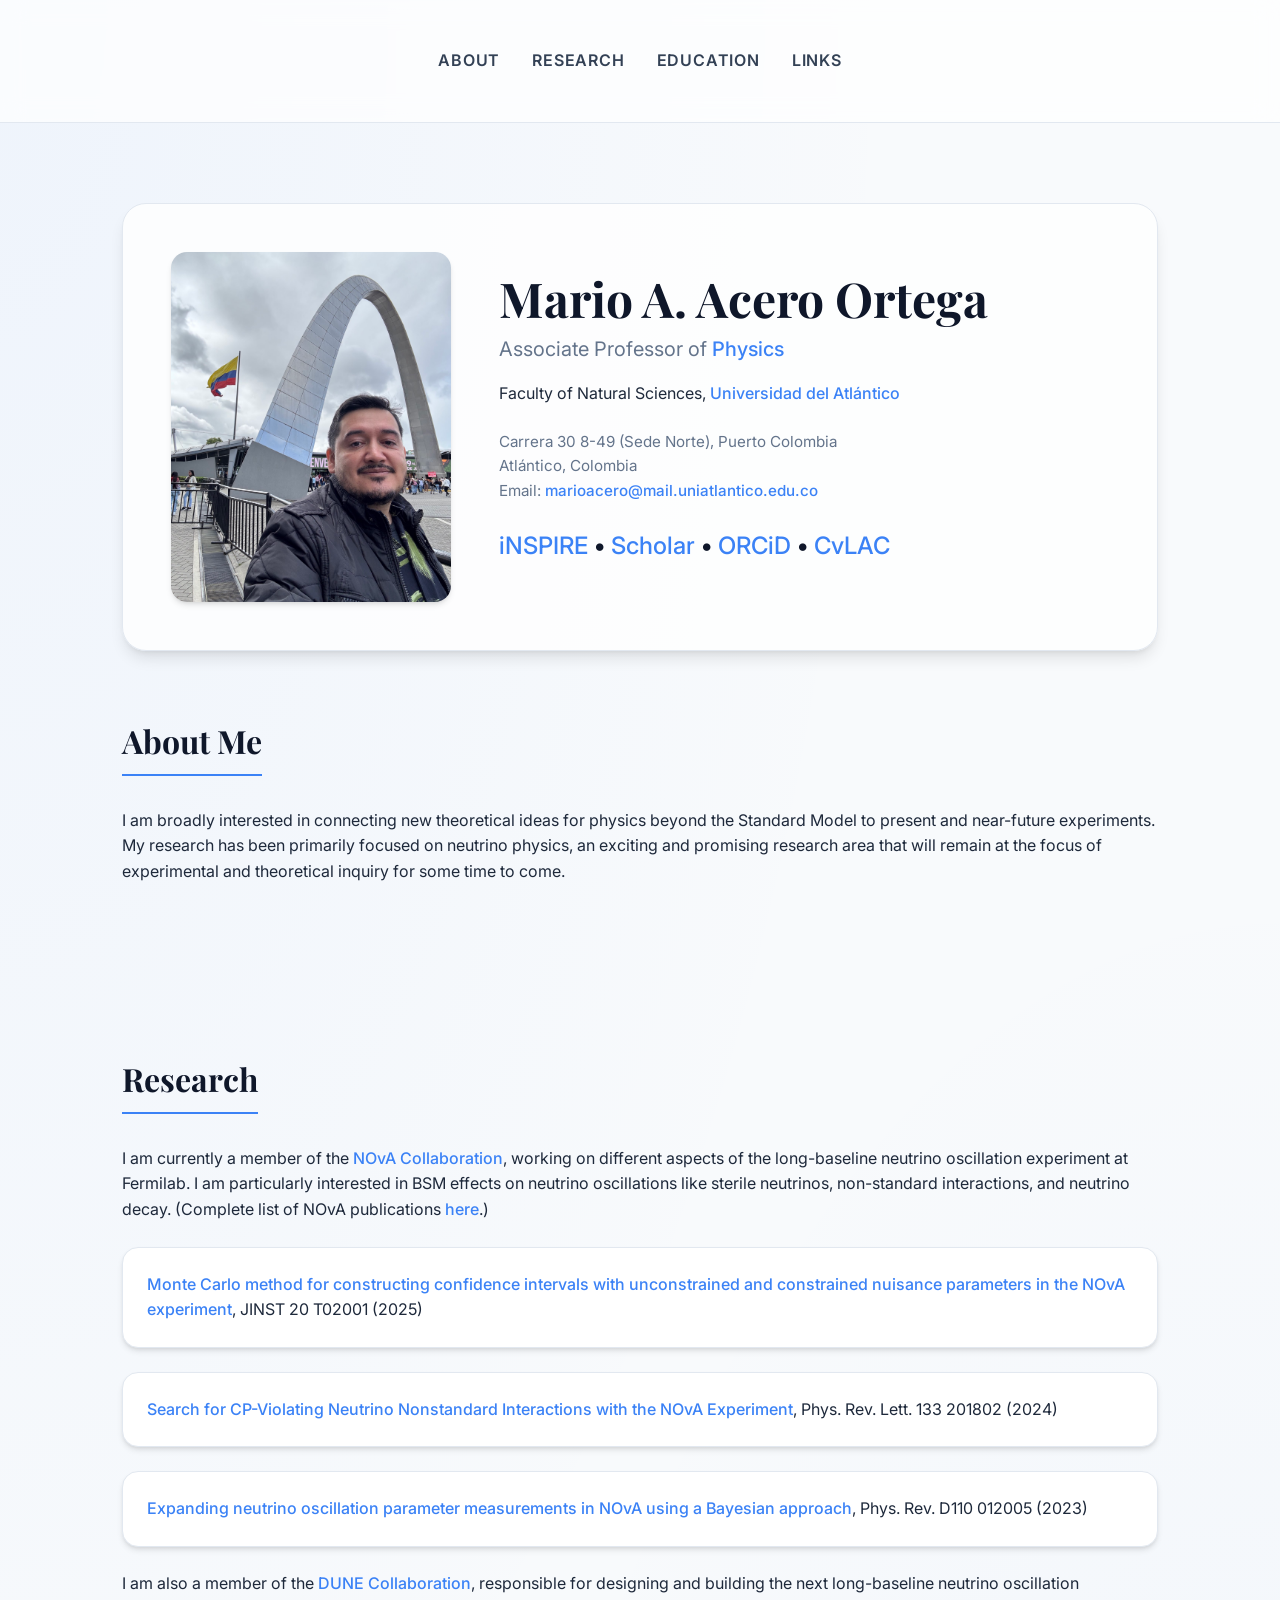
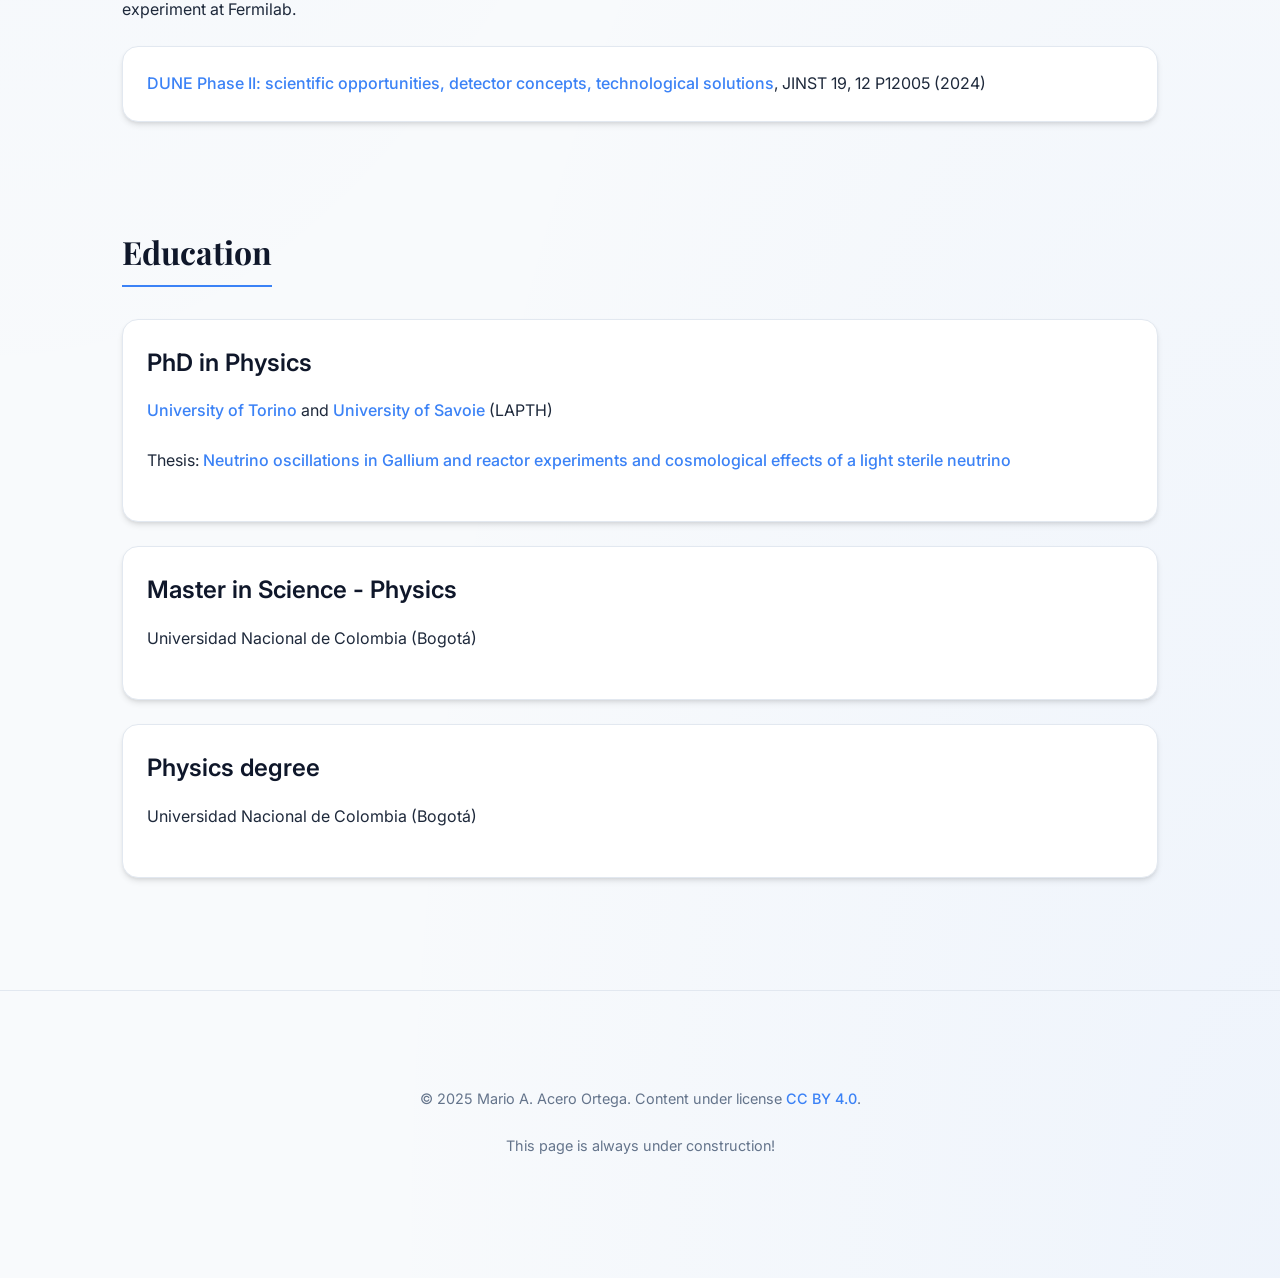
<file: index.html>
<!DOCTYPE html>
<!--
    Starting date: 02.Feb.2025
-->
<html lang="en">

<head>
    <meta charset="UTF-8">
    <meta name="viewport" content="width=device-width, initial-scale=1.0">
    <title>Mario A. Acero Ortega | Physics Researcher</title>

    <link rel="stylesheet" href="styles.css">
    <link rel="icon" href="pictures/202507_Bogota.jpg" type="image/png">

    <meta name="description"
        content="Mario A. Acero Ortega's webpage: Professor of Physics at Universidad del Atlantico">
    <meta name="keywords"
        content="acero, mario, maaceroo, physics, uniatlantico, colombia, neutrino physics, NOvA, DUNE">
    <meta name="author" content="Mario A. Acero Ortega">

</head>

<body>
    <header>
        <div class="container">
            <nav>
                <ul>
                    <li><a href="#about">About</a></li>
                    <li><a href="#research">Research</a></li>
                    <li><a href="#education">Education</a></li>
                    <li><a href="links.html">Links</a></li>
                </ul>
            </nav>
        </div>
    </header>

    <main class="container">
        <section class="profile-section">
            <img src="pictures/202507_Bogota.jpg" alt="Mario A. Acero Ortega" class="profile-img">
            <div class="profile-info">
                <h1>Mario A. Acero Ortega</h1>
                <p class="title">Associate Professor of <a
                        href="https://www.uniatlantico.edu.co/pregrado/facultad-de-ciencias-basicas/fisica/">Physics</a>
                </p>
                <p>Faculty of Natural Sciences, <a href="https://www.uniatlantico.edu.co/">Universidad del Atlántico</a>
                </p>

                <div class="contact">
                    <p>Carrera 30 8-49 (Sede Norte), Puerto Colombia<br>
                        Atlántico, Colombia<br>
                        Email: <a
                            href="mailto:marioacero@mail.uniatlantico.edu.co">marioacero@mail.uniatlantico.edu.co</a>
                    </p>
                </div>

                <div class="external-links">
                    <h3>
                        <a href="https://inspirehep.net/authors/1023526?ui-citation-summary=true">iNSPIRE</a> •
                        <a href="https://scholar.google.com/citations?hl=en&user=HlEQFA4AAAAJ&authuser=1">Scholar</a> •
                        <a href="https://orcid.org/0000-0002-0835-0641">ORCiD</a> •
                        <a
                            href="https://scienti.minciencias.gov.co/cvlac/visualizador/generarCurriculoCv.do?cod_rh=0000337250">CvLAC</a>
                    </h3>
                </div>
            </div>
        </section>

        <div class="content-grid">
            <section id="about">
                <h2>About Me</h2>
                <p>
                    I am broadly interested in connecting new theoretical ideas for physics beyond the Standard
                    Model to present
                    and near-future experiments. My research has been primarily focused on neutrino physics, an
                    exciting and
                    promising research area that will remain at the focus of experimental and theoretical inquiry
                    for some time to come.
                </p>
            </section>

            <section id="research">
                <h2>Research</h2>
                <p>
                    I am currently a member of the <a href="https://novaexperiment.fnal.gov/">NOvA
                        Collaboration</a>, working on different aspects of the long-baseline neutrino oscillation
                    experiment at Fermilab. I am particularly interested in BSM effects on neutrino oscillations
                    like sterile neutrinos, non-standard interactions, and neutrino decay.
                    (Complete list of NOvA publications <a
                        href="https://inspirehep.net/literature?sort=mostrecent&size=25&page=1&q=accelerator_experiments.record.%24ref%3A1108441&doc_type=published&ui-citation-summary=true">here</a>.)
                </p>
                <ul class="pub-list">
                    <li class="pub-item">
                        <a href="https://doi.org/10.1088/1748-0221/20/02/T02001">Monte Carlo method for constructing
                            confidence intervals with unconstrained and constrained nuisance parameters in the NOvA
                            experiment</a>, JINST 20 T02001 (2025)
                    </li>
                    <li class="pub-item">
                        <a href="https://doi.org/10.1103/PhysRevLett.133.201802">Search for CP-Violating Neutrino
                            Nonstandard Interactions with the NOvA Experiment</a>, Phys. Rev. Lett. 133 201802
                        (2024)
                    </li>
                    <li class="pub-item">
                        <a href="https://doi.org/10.1103/PhysRevD.110.012005">Expanding neutrino oscillation
                            parameter measurements in NOvA using a Bayesian approach</a>, Phys. Rev. D110 012005
                        (2023)
                    </li>
                </ul>

                <p>
                    I am also a member of the <a href="https://www.dunescience.org/">DUNE Collaboration</a>,
                    responsible for designing and building the next long-baseline neutrino oscillation experiment at
                    Fermilab.
                </p>
                <ul class="pub-list">
                    <li class="pub-item">
                        <a href="https://doi.org/10.1088/1748-0221/19/12/P12005">DUNE Phase II: scientific
                            opportunities, detector concepts, technological solutions</a>, JINST 19, 12 P12005
                        (2024)
                    </li>
                </ul>
            </section>
        </div>

        <!-- Commented out arXiv Feed Section for later use
            <aside class="right-column">
                <section id="publications">
                    <h2>Latest on arXiv</h2>
                    <div id="arxivfeed">
                        <script type="text/javascript">
                            var arxiv_authorid = "acero_m_1";
                            var arxiv_format = "arxiv";
                            var arxiv_max_entries = 5;
                            var arxiv_includeComments = 0;
                            var arxiv_includeSummary = 0;
                            var arxiv_includeComments = 0;
                        </script>
                        <script type="text/javascript" src="https://arxiv.org/js/myarticles.js"></script>
                    </div>
                </section>
            </aside>
            -->
        </div>

        <section id="education">
            <h2>Education</h2>
            <ul class="pub-list">
                <li class="pub-item">
                    <h3>PhD in Physics</h3>
                    <p><a href="https://www.unito.it/">University of Torino</a> and <a
                            href="https://www.univ-smb.fr/">University of Savoie</a> (LAPTH)</p>
                    <p>Thesis: <a href="http://tel.archives-ouvertes.fr/tel-01045108">Neutrino oscillations in Gallium
                            and reactor experiments and cosmological effects of a light sterile neutrino</a></p>
                </li>
                <li class="pub-item">
                    <h3>Master in Science - Physics</h3>
                    <p>Universidad Nacional de Colombia (Bogotá)</p>
                </li>
                <li class="pub-item">
                    <h3>Physics degree</h3>
                    <p>Universidad Nacional de Colombia (Bogotá)</p>
                </li>
            </ul>
        </section>
    </main>

    <footer>
        <div class="container">
            <p>&copy; 2025 Mario A. Acero Ortega. Content under license <a
                    href="https://creativecommons.org/licenses/by/4.0/" target="_blank">CC BY 4.0</a>.</p>
            <p>This page is always under construction!</p>
        </div>
    </footer>
</body>

</html>
</file>
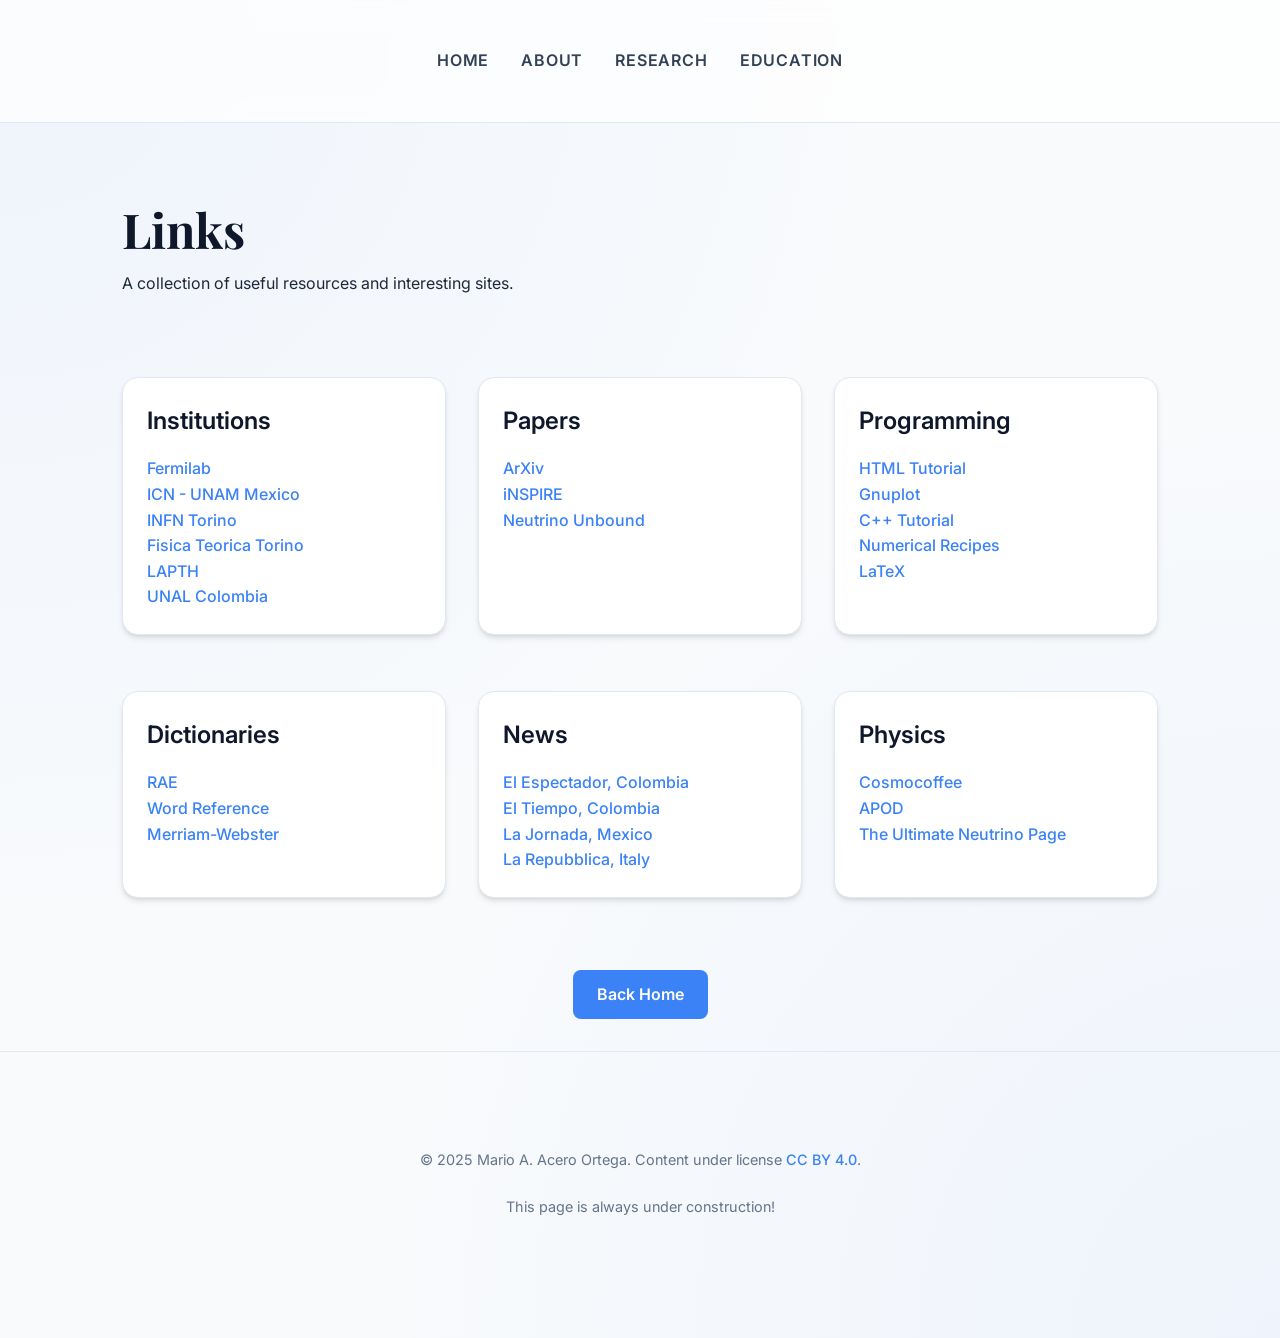
<file: links.html>
<!DOCTYPE html>
<!--
    Starting date: 02.Feb.2025
-->
<html lang="en">

<head>
    <meta charset="UTF-8">
    <meta name="viewport" content="width=device-width, initial-scale=1.0">
    <title>Links | Mario A. Acero Ortega</title>

    <link rel="stylesheet" href="styles.css">
    <link rel="icon" href="pictures/202206_Minnesota.jpeg" type="image/png">

    <meta name="description" content="Useful links selected by Mario A. Acero Ortega">
    <meta name="author" content="Mario A. Acero Ortega">
</head>

<body>
    <header>
        <div class="container">
            <nav>
                <ul>
                    <li><a href="index.html">Home</a></li>
                    <li><a href="index.html#about">About</a></li>
                    <li><a href="index.html#research">Research</a></li>
                    <li><a href="index.html#education">Education</a></li>
                </ul>
            </nav>
        </div>
    </header>

    <main class="container">
        <section class="links-header">
            <h1>Links</h1>
            <p class="title">A collection of useful resources and interesting sites.</p>
        </section>

        <div class="links-grid"
            style="display: grid; grid-template-columns: repeat(auto-fit, minmax(300px, 1fr)); gap: 2rem;">
            <!-- Institutions -->
            <div class="pub-item">
                <h3>Institutions</h3>
                <ul class="pub-list" style="margin-top: 1rem;">
                    <li><a href="https://www.fnal.gov/">Fermilab</a></li>
                    <li><a href="http://www.nucleares.unam.mx/icn2/">ICN - UNAM Mexico</a></li>
                    <li><a href="https://www.to.infn.it">INFN Torino</a></li>
                    <li><a href="https://www.physics.unito.it/do/home.pl">Fisica Teorica Torino</a></li>
                    <li><a href="https://lapth.cnrs.fr/">LAPTH</a></li>
                    <li><a href="https://www.unal.edu.co">UNAL Colombia</a></li>
                </ul>
            </div>

            <!-- Papers -->
            <div class="pub-item">
                <h3>Papers</h3>
                <ul class="pub-list" style="margin-top: 1rem;">
                    <li><a href="https://arxiv.org/">ArXiv</a></li>
                    <li><a href="https://inspirehep.net/">iNSPIRE</a></li>
                    <li><a href="http://www.nu.to.infn.it/">Neutrino Unbound</a></li>
                </ul>
            </div>

            <!-- Programming -->
            <div class="pub-item">
                <h3>Programming</h3>
                <ul class="pub-list" style="margin-top: 1rem;">
                    <li><a href="http://www.htmlcodetutorial.com/">HTML Tutorial</a></li>
                    <li><a href="http://www.gnuplot.info/">Gnuplot</a></li>
                    <li><a href="http://www.cplusplus.com/doc/tutorial/">C++ Tutorial</a></li>
                    <li><a href="http://www.nr.com/oldverswitcher.html">Numerical Recipes</a></li>
                    <li><a href="https://www.latex-project.org/">LaTeX</a></li>
                </ul>
            </div>

            <!-- Dictionaries -->
            <div class="pub-item">
                <h3>Dictionaries</h3>
                <ul class="pub-list" style="margin-top: 1rem;">
                    <li><a href="http://www.rae.es">RAE</a></li>
                    <li><a href="http://wordreference.com">Word Reference</a></li>
                    <li><a href="http://www.merriam-webster.com/">Merriam-Webster</a></li>
                </ul>
            </div>

            <!-- News -->
            <div class="pub-item">
                <h3>News</h3>
                <ul class="pub-list" style="margin-top: 1rem;">
                    <li><a href="http://www.elespectador.com/">El Espectador, Colombia</a></li>
                    <li><a href="http://www.eltiempo.com">El Tiempo, Colombia</a></li>
                    <li><a href="http://www.jornada.unam.mx/ultimas/">La Jornada, Mexico</a></li>
                    <li><a href="http://www.repubblica.it/">La Repubblica, Italy</a></li>
                </ul>
            </div>

            <!-- Physics -->
            <div class="pub-item">
                <h3>Physics</h3>
                <ul class="pub-list" style="margin-top: 1rem;">
                    <li><a href="http://cosmocoffee.info/">Cosmocoffee</a></li>
                    <li><a href="http://antwrp.gsfc.nasa.gov/apod/astropix.html">APOD</a></li>
                    <li><a href="http://cupp.oulu.fi/neutrino/">The Ultimate Neutrino Page</a></li>
                </ul>
            </div>
        </div>

        <div style="margin-top: 3rem; text-align: center;">
            <a href="index.html" class="button"
                style="display: inline-block; padding: 0.75rem 1.5rem; background: var(--accent); color: white; border-radius: 0.5rem; text-decoration: none; font-weight: 600;">Back
                Home</a>
        </div>
    </main>

    <footer>
        <div class="container">
            <p>&copy; 2025 Mario A. Acero Ortega. Content under license <a
                    href="https://creativecommons.org/licenses/by/4.0/" target="_blank">CC BY 4.0</a>.</p>
            <p>This page is always under construction!</p>
        </div>
    </footer>
</body>

</html>
</file>
<file: styles.css>
@import url('https://fonts.googleapis.com/css2?family=Inter:wght@300;400;500;600;700&family=Playfair+Display:wght@700&display=swap');

:root {
    --primary: #0f172a;
    --secondary: #334155;
    --accent: #3b82f6;
    --accent-hover: #2563eb;
    --background: #f8fafc;
    --card-bg: rgba(255, 255, 255, 0.8);
    --text-main: #1e293b;
    --text-muted: #64748b;
    --border: #e2e8f0;
    --glass: rgba(255, 255, 255, 0.7);
    --shadow: 0 4px 6px -1px rgb(0 0 0 / 0.1), 0 2px 4px -2px rgb(0 0 0 / 0.1);
    --shadow-lg: 0 10px 15px -3px rgb(0 0 0 / 0.1), 0 4px 6px -4px rgb(0 0 0 / 0.1);
}

/* Global Reset */
* {
    margin: 0;
    padding: 0;
    box-sizing: border-box;
}

body {
    font-family: 'Inter', sans-serif;
    background-color: var(--background);
    background-image:
        radial-gradient(at 0% 0%, rgba(59, 130, 246, 0.05) 0, transparent 50%),
        radial-gradient(at 100% 100%, rgba(59, 130, 246, 0.05) 0, transparent 50%);
    color: var(--text-main);
    line-height: 1.6;
    min-height: 100vh;
}

.container {
    max-width: 1100px;
    margin: 0 auto;
    padding: 2rem;
}

/* Typography */
h1,
h2,
h3 {
    font-family: 'Playfair Display', serif;
    color: var(--primary);
    margin-bottom: 1rem;
}

h1 {
    font-size: 3rem;
    line-height: 1.1;
}

h2 {
    font-size: 2rem;
    border-bottom: 2px solid var(--accent);
    padding-bottom: 0.5rem;
    display: inline-block;
    margin-bottom: 2rem;
}

h3 {
    font-size: 1.5rem;
    font-family: 'Inter', sans-serif;
    font-weight: 600;
}

p {
    margin-bottom: 1.5rem;
}

a {
    color: var(--accent);
    text-decoration: none;
    transition: all 0.2s ease;
    font-weight: 500;
}

a:hover {
    color: var(--accent-hover);
    text-decoration: underline;
}

/* Header & Profile */
header {
    background: var(--glass);
    backdrop-filter: blur(12px);
    border-bottom: 1px solid var(--border);
    position: sticky;
    top: 0;
    z-index: 100;
    padding: 1rem 0;
    margin-bottom: 3rem;
}

.profile-section {
    display: flex;
    gap: 3rem;
    align-items: center;
    background: var(--card-bg);
    padding: 3rem;
    border-radius: 1.5rem;
    box-shadow: var(--shadow-lg);
    border: 1px solid var(--border);
    margin-bottom: 4rem;
}

.profile-img {
    width: 280px;
    height: 350px;
    object-fit: cover;
    border-radius: 1rem;
    box-shadow: var(--shadow);
}

.profile-info h1 {
    margin-bottom: 0.5rem;
}

.profile-info .title {
    font-size: 1.25rem;
    color: var(--text-muted);
    margin-bottom: 1rem;
}

.profile-info .contact {
    font-size: 0.95rem;
    color: var(--text-muted);
}

/* Navigation */
nav ul {
    display: flex;
    gap: 2rem;
    list-style: none;
    justify-content: center;
}

nav a {
    color: var(--secondary);
    font-size: 1rem;
    text-transform: uppercase;
    letter-spacing: 0.05em;
    font-weight: 600;
}

nav a:hover {
    color: var(--accent);
}

/* Content Sections */
section {
    margin-bottom: 5rem;
}

.content-grid {
    display: grid;
    grid-template-columns: 1fr;
    gap: 4rem;
}

/* Publication Item Cards */
.pub-list {
    list-style: none;
}

.pub-item {
    background: white;
    padding: 1.5rem;
    border-radius: 1rem;
    margin-bottom: 1.5rem;
    border: 1px solid var(--border);
    transition: transform 0.2s ease, box-shadow 0.2s ease;
    box-shadow: var(--shadow);
}

.pub-item:hover {
    transform: translateY(-4px);
    box-shadow: var(--shadow-lg);
}

/* ArXiv Feed Styling */
#arxivfeed {
    background: white;
    padding: 1.5rem;
    border-radius: 1rem;
    border: 1px solid var(--border);
    box-shadow: var(--shadow);
    font-size: 0.9rem;
}

#arxivfeed ul {
    list-style: none;
}

#arxivfeed li {
    padding: 0.8rem 0;
    border-bottom: 1px solid var(--border);
}

#arxivfeed li:last-child {
    border-bottom: none;
}

/* Truncate long author lists */
#arxivfeed li>span:nth-of-type(2),
#arxivfeed .arxiv-authors {
    display: -webkit-box;
    -webkit-line-clamp: 2;
    -webkit-box-orient: vertical;
    line-clamp: 2;
    overflow: hidden;
    color: var(--text-muted);
    font-size: 0.85rem;
    margin: 0.25rem 0;
}

#arxivfeed a {
    display: block;
    margin-bottom: 0.25rem;
    font-weight: 600;
}

#arxivfeed .arxiv-date {
    font-size: 0.8rem;
    color: var(--text-muted);
}

/* Footer */
footer {
    text-align: center;
    padding: 4rem 0;
    border-top: 1px solid var(--border);
    color: var(--text-muted);
    font-size: 0.9rem;
}

/* Responsive */
@media (max-width: 768px) {
    .profile-section {
        flex-direction: column;
        text-align: center;
        padding: 2rem;
    }

    .content-grid {
        grid-template-columns: 1fr;
    }

    .profile-img {
        width: 100%;
        max-width: 300px;
        height: auto;
    }

    h1 {
        font-size: 2.5rem;
    }
}
</file>
